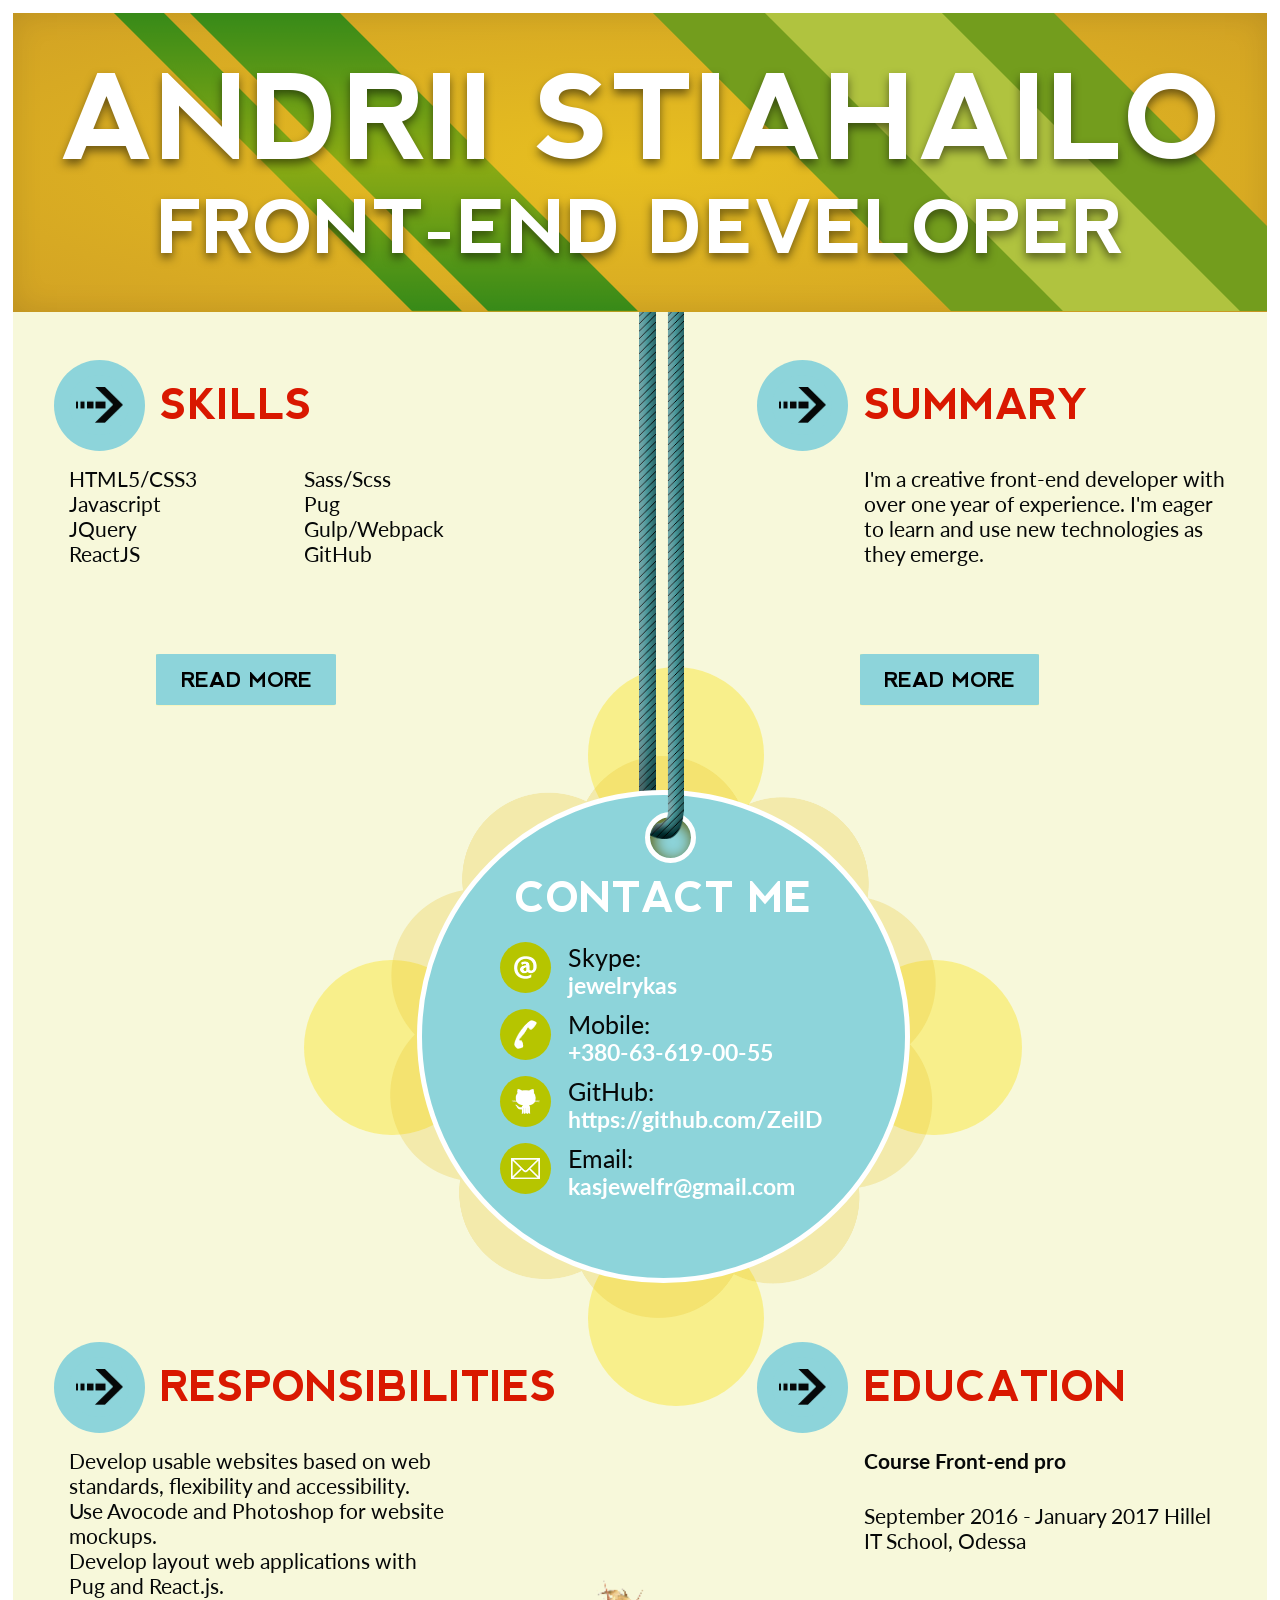
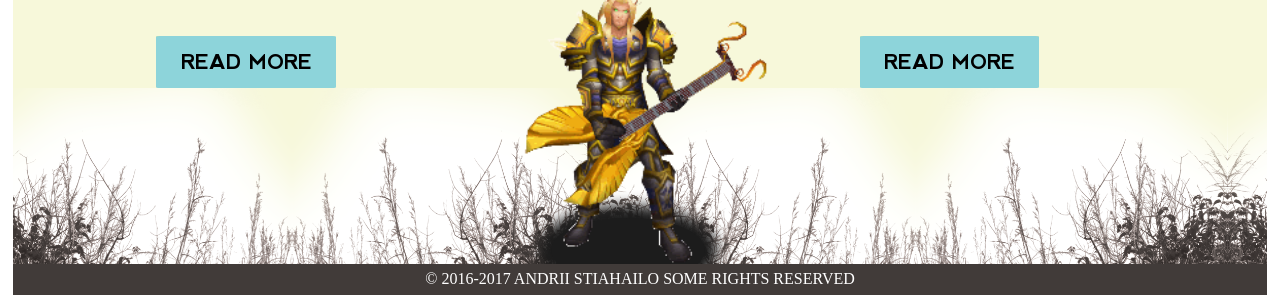
<file: index.html>
<!DOCTYPE html>
<html>
  <head>
    <title>RESUME</title>
    <link rel="stylesheet" href="style.css?ver=1.1">
    <link href="https://fonts.googleapis.com/css?family=Lato:300,400,700|Open+Sans:300,400,700" rel="stylesheet">
  </head>
  <body>
    <div class="wrapper">
      <header class="header">
        <div class="header__skew-blok skew-blok skew-blok_right">
          <div class="skew-blok__skew-elem skew-blok__skew-elem_big-right">
            <div class="skew-blok__skew-elem skew-blok__skew-elem_small-right"></div>
          </div>
        </div>
        <div class="header__skew-blok skew-blok skew-blok_left">
          <div class="skew-blok__skew-elem skew-blok__skew-elem_big-left"></div>
          <div class="skew-blok__skew-elem skew-blok__skew-elem_small-left"></div>
        </div>
        <div class="row header__row">
          <h1 class="header__title">ANDRII STIAHAILO</h1>
          <h2 class="header__subtitle">FRONT-END DEVELOPER</h2>
        </div>
      </header>
      <main class="main">
        <div class="container main__container container_first">
          <div class="container__block container__block_top">
            <div class="container__sphere">
              <div class="container__icon_front"><img class="icon container__icon" src="images/arrow.png"></div>
              <div class="container__icon_back"><img class="icon container__icon" src="images/gear.svg"></div>
            </div>
            <h1 class="container__title">skills</h1>
          </div>
          <div class="container__block container__block_midle container__block_lists">
            <ul class="container__list">
              <li class="list__item">HTML5/CSS3</li>
              <li class="list__item">Javascript</li>
              <li class="list__item">JQuery</li>
              <li class="list__item">ReactJS</li>
            </ul>
            <ul class="container__list">
              <li class="list__item">Sass/Scss</li>
              <li class="list__item">Pug</li>
              <li class="list__item">Gulp/Webpack</li>
              <li class="list__item">GitHub</li>
            </ul>
          </div>
          <div class="container__block container__block_bottom container__block_lists hide_size">
            <ul class="container__list">
              <li class="list__item">Bootstrap</li>
              <li class="list__item">Wordpress</li>
              <li class="list__item">Avocode</li>
              <li class="list__item">Photoshop</li>
            </ul>
            <ul class="container__list">
              <li class="list__item">OOP JS</li>
              <li class="list__item">Ajax request</li>
              <li class="list__item">API</li>
              <li class="list__item">BEM</li>
            </ul>
          </div>
          <input class="container-button__checkbox hide" type="checkbox" id="checkbox_1">
          <label for="checkbox_1" onclick="chekSize(this)">
            <div class="container-button">
              <div class="container-button__sides">
                <div class="container-button__side container-button__side_front"> 
                  <p class="container-button__text">read more</p>
                </div>
                <div class="container-button__side container-button__side_back"> 
                  <p class="container-button__text">hide</p>
                </div>
              </div>
            </div>
          </label>
        </div>
        <div class="container main__container container_second">
          <div class="container__block container__block_top">
            <div class="container__sphere">
              <div class="container__icon_front"><img class="icon container__icon" src="images/arrow.png"></div>
              <div class="container__icon_back"><img class="icon container__icon" src="images/gear.svg"></div>
            </div>
            <h1 class="container__title">SUMMARY</h1>
          </div>
          <div class="container__block container__block_midle">
            <p class="container__text"> I'm a creative front-end developer with over one year of experience. I'm eager to learn and use new technologies as they emerge.</p>
          </div>
          <div class="container__block container__block_bottom hide_size">
            <p class="container__text">Reliable and dedicated with the ability to learn quickly and work in a fast paced environment.</p>
          </div>
          <input class="container-button__checkbox hide" type="checkbox" id="checkbox_3">
          <label for="checkbox_3" onclick="chekSize(this)">
            <div class="container-button">
              <div class="container-button__sides">
                <div class="container-button__side container-button__side_front"> 
                  <p class="container-button__text">read more</p>
                </div>
                <div class="container-button__side container-button__side_back"> 
                  <p class="container-button__text">hide</p>
                </div>
              </div>
            </div>
          </label>
        </div>
        <div class="contact-box_wrap">
          <div class="contact-box main__contact-box">
            <div class="contact-box__rope contact-box__rope_back"></div>
            <div class="contact-box__bubble-wrapper"></div>
            <div class="contact-box__circles-wrapper">
              <div class="contact-box__circle contact-box__circle_top"></div>
              <div class="contact-box__circle contact-box__circle_right"></div>
              <div class="contact-box__circle contact-box__circle_bottom"></div>
              <div class="contact-box__circle contact-box__circle_left"></div>
            </div>
            <div class="contact-box__sphere">
              <div class="contact-box__hole"></div>
              <div class="contact-box__rope contact-box__rope_front"></div>
              <h1 class="contact-box__title contact-box__title_big">contact me</h1>
              <div class="contact-box__website-box">
                <div class="contact-box__sphere_small"><img class="contact-box__icon" src="images/contactBoxWebsite.png"></div>
                <div class="contact-box__info">
                  <h4 class="contact-box__title">Skype:</h4>
                  <p class="contact-box__website">jewelrykas</p>
                </div>
              </div>
              <div class="contact-box__phone-box">
                <div class="contact-box__sphere_small"><img class="contact-box__icon" src="images/contactBoxPhone.png"></div>
                <div class="contact-box__info">
                  <h4 class="contact-box__title">Mobile:</h4>
                  <p class="contact-box__phone">+380-63-619-00-55</p>
                </div>
              </div>
              <div class="contact-box__git-box">
                <div class="contact-box__sphere_small"><img class="contact-box__icon contact-box__icon_git" src="images/contactBoxGit.png"></div>
                <div class="contact-box__info">
                  <h4 class="contact-box__title">GitHub:</h4>
                  <p class="contact-box__git">https://github.com/ZeilD</p>
                </div>
              </div>
              <div class="contact-box__email-box">
                <div class="contact-box__sphere_small"><img class="contact-box__icon contact-box__icon_email" src="images/contactBoxEmail.png"></div>
                <div class="contact-box__info">
                  <h4 class="contact-box__title">Email:</h4>
                  <p class="contact-box__email">kasjewelfr@gmail.com</p>
                </div>
              </div>
            </div>
          </div>
        </div>
        <div class="container main__container container_third">
          <div class="container__block container__block_top">
            <div class="container__sphere">
              <div class="container__icon_front"><img class="icon container__icon" src="images/arrow.png"></div>
              <div class="container__icon_back"><img class="icon container__icon" src="images/gear.svg"></div>
            </div>
            <h1 class="container__title">Responsibilities</h1>
          </div>
          <div class="container__block container__block_midle container__block_lists">
            <ul class="container__list">
              <li class="list__item">Develop usable websites based on web standards, flexibility and accessibility.</li>
              <li class="list__item">Use Avocode and Photoshop for website mockups.</li>
              <li class="list__item">Develop layout web applications with Pug and React.js.</li>
            </ul>
          </div>
          <div class="container__block container__block_bottom container__block_lists hide_size">
            <ul class="container__list">
              <li class="list__item">Write simple plugins and animations in JavaScript.</li>
              <li class="list__item">Use BEM methodology for making source code more readable and understandable.</li>
            </ul>
          </div>
          <input class="container-button__checkbox hide" type="checkbox" id="checkbox_2">
          <label for="checkbox_2" onclick="chekSize(this)">
            <div class="container-button">
              <div class="container-button__sides">
                <div class="container-button__side container-button__side_front"> 
                  <p class="container-button__text">read more</p>
                </div>
                <div class="container-button__side container-button__side_back"> 
                  <p class="container-button__text">hide</p>
                </div>
              </div>
            </div>
          </label>
        </div>
        <div class="container main__container container_fourth">
          <div class="container__block container__block_top">
            <div class="container__sphere">
              <div class="container__icon_front"><img class="icon container__icon" src="images/arrow.png"></div>
              <div class="container__icon_back"><img class="icon container__icon" src="images/gear.svg"></div>
            </div>
            <h1 class="container__title">Education</h1>
          </div>
          <div class="container__block container__block_midle">
            <h3 class="container__subtitle">Course Front-end pro</h3>
            <p class="container__text">September 2016 - January 2017	Hillel IT School, Odessa</p>
          </div>
          <div class="container__block container__block_bottom hide_size">
            <h3 class="container__subtitle">Diploma - Enterprise economy</h3>
            <p class="container__text">September 2011 - June 2015	ONAFT (Odessa National Academy Food Technologies)</p>
          </div>
          <input class="container-button__checkbox hide" type="checkbox" id="checkbox_4">
          <label for="checkbox_4" onclick="chekSize(this)">
            <div class="container-button">
              <div class="container-button__sides">
                <div class="container-button__side container-button__side_front"> 
                  <p class="container-button__text">read more</p>
                </div>
                <div class="container-button__side container-button__side_back"> 
                  <p class="container-button__text">hide</p>
                </div>
              </div>
            </div>
          </label>
        </div>
      </main>
      <footer class="footer">
        <div class="footer__photo"></div>
        <div class="footer__shadow"></div>
        <div class="footer__copyright">
          <p class="footer__text">&copy; 2016-2017 ANDRII STIAHAILO SOME RIGHTS RESERVED</p>
        </div>
      </footer>
    </div>
  </body>
  <script>
    //удаление рекламы хостинга после футера
    if (document.body.querySelector('.cbalink'))
    	document.body.querySelector('.cbalink').remove();
    //
    function chekSize(e) {
    var elem = e.parentElement.children
    	if (!elem[3].checked)
    		elem[2].classList.remove('hide_size')
    	else
    		elem[2].classList.add('hide_size')
    }
  </script>
</html>
</file>
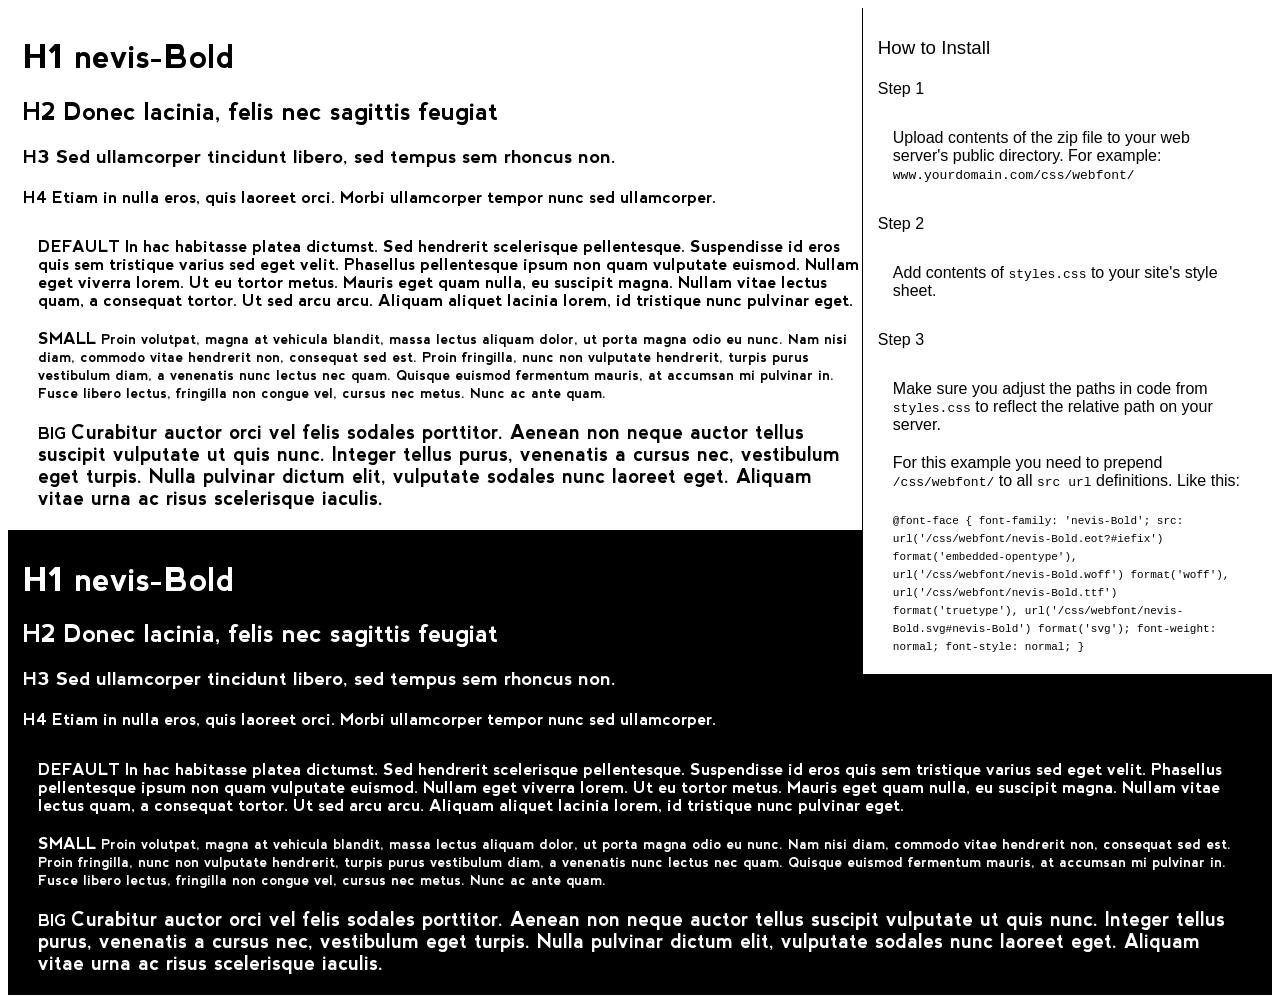
<file: fonts/nevis-Bold/preview.html>
<!DOCTYPE html>
<html>
<head>
<title>
nevis-Bold
 - Web font preview
</title>
<style type='text/css'>

@font-face {
  font-family: 'nevis-Bold';
  src: url('nevis-Bold.eot?#iefix') format('embedded-opentype'),  url('nevis-Bold.woff') format('woff'), url('nevis-Bold.ttf')  format('truetype'), url('nevis-Bold.svg#nevis-Bold') format('svg');
  font-weight: normal;
  font-style: normal;
}

body { font-family: 'nevis-Bold' !important; }
h1, h2, h3, h4 { font-weight: normal; }
.reg { color:black; background:white; }
.inverse { color:white; background:black; }
div { padding: 10px 15px; }
.right { background:white; width:30%; float: right; font-family: sans-serif; border: 1px solid black; border-width: 0 0 1px 1px;}
</style>
</head>
<body>
<div class='right'>
<h3>How to Install</h3>
<h4>Step 1</h4>
<div>
Upload contents of the zip file to your web server's public directory. For example:
<code>www.yourdomain.com/css/webfont/</code>
</div>
<h4>Step 2</h4>
<div>
Add contents of
<code>styles.css</code>
to your site's style sheet.
</div>
<h4>Step 3</h4>
<div>
Make sure you adjust the paths in code from
<code>styles.css</code>
to reflect the relative path on your server.
</div>
<div>
For this example you need to prepend
<code>/css/webfont/</code>
to all
<code>src url</code>
definitions. Like this:
</div>
<div>
<code style='font-size:11px;'>@font-face {
  font-family: 'nevis-Bold';
  src: url('/css/webfont/nevis-Bold.eot?#iefix') format('embedded-opentype'),  url('/css/webfont/nevis-Bold.woff') format('woff'), url('/css/webfont/nevis-Bold.ttf')  format('truetype'), url('/css/webfont/nevis-Bold.svg#nevis-Bold') format('svg');
  font-weight: normal;
  font-style: normal;
}</code>
</div>
</div>
<div class='reg'>
<h1>
H1
nevis-Bold
</h1>
<h2>
H2
Donec lacinia, felis nec sagittis feugiat
</h2>
<h3>
H3
Sed ullamcorper tincidunt libero, sed tempus sem rhoncus non.
</h3>
<h4>
H4
Etiam in nulla eros, quis laoreet orci. Morbi ullamcorper tempor nunc sed ullamcorper.
</h4>
<div>
DEFAULT
In hac habitasse platea dictumst. Sed hendrerit scelerisque pellentesque. Suspendisse id eros quis sem tristique varius sed eget velit. Phasellus pellentesque ipsum non quam vulputate euismod. Nullam eget viverra lorem. Ut eu tortor metus. Mauris eget quam nulla, eu suscipit magna. Nullam vitae lectus quam, a consequat tortor. Ut sed arcu arcu. Aliquam aliquet lacinia lorem, id tristique nunc pulvinar eget.
</div>
<div>
SMALL
<small>
Proin volutpat, magna at vehicula blandit, massa lectus aliquam dolor, ut porta magna odio eu nunc. Nam nisi diam, commodo vitae hendrerit non, consequat sed est. Proin fringilla, nunc non vulputate hendrerit, turpis purus vestibulum diam, a venenatis nunc lectus nec quam. Quisque euismod fermentum mauris, at accumsan mi pulvinar in. Fusce libero lectus, fringilla non congue vel, cursus nec metus. Nunc ac ante quam.
</small>
</div>
<div>
BIG
<big>
Curabitur auctor orci vel felis sodales porttitor. Aenean non neque auctor tellus suscipit vulputate ut quis nunc. Integer tellus purus, venenatis a cursus nec, vestibulum eget turpis. Nulla pulvinar dictum elit, vulputate sodales nunc laoreet eget. Aliquam vitae urna ac risus scelerisque iaculis.
</big>
</div>

</div>
<div class='inverse'>
<h1>
H1
nevis-Bold
</h1>
<h2>
H2
Donec lacinia, felis nec sagittis feugiat
</h2>
<h3>
H3
Sed ullamcorper tincidunt libero, sed tempus sem rhoncus non.
</h3>
<h4>
H4
Etiam in nulla eros, quis laoreet orci. Morbi ullamcorper tempor nunc sed ullamcorper.
</h4>
<div>
DEFAULT
In hac habitasse platea dictumst. Sed hendrerit scelerisque pellentesque. Suspendisse id eros quis sem tristique varius sed eget velit. Phasellus pellentesque ipsum non quam vulputate euismod. Nullam eget viverra lorem. Ut eu tortor metus. Mauris eget quam nulla, eu suscipit magna. Nullam vitae lectus quam, a consequat tortor. Ut sed arcu arcu. Aliquam aliquet lacinia lorem, id tristique nunc pulvinar eget.
</div>
<div>
SMALL
<small>
Proin volutpat, magna at vehicula blandit, massa lectus aliquam dolor, ut porta magna odio eu nunc. Nam nisi diam, commodo vitae hendrerit non, consequat sed est. Proin fringilla, nunc non vulputate hendrerit, turpis purus vestibulum diam, a venenatis nunc lectus nec quam. Quisque euismod fermentum mauris, at accumsan mi pulvinar in. Fusce libero lectus, fringilla non congue vel, cursus nec metus. Nunc ac ante quam.
</small>
</div>
<div>
BIG
<big>
Curabitur auctor orci vel felis sodales porttitor. Aenean non neque auctor tellus suscipit vulputate ut quis nunc. Integer tellus purus, venenatis a cursus nec, vestibulum eget turpis. Nulla pulvinar dictum elit, vulputate sodales nunc laoreet eget. Aliquam vitae urna ac risus scelerisque iaculis.
</big>
</div>

</div>
</body>
</html>
</file>
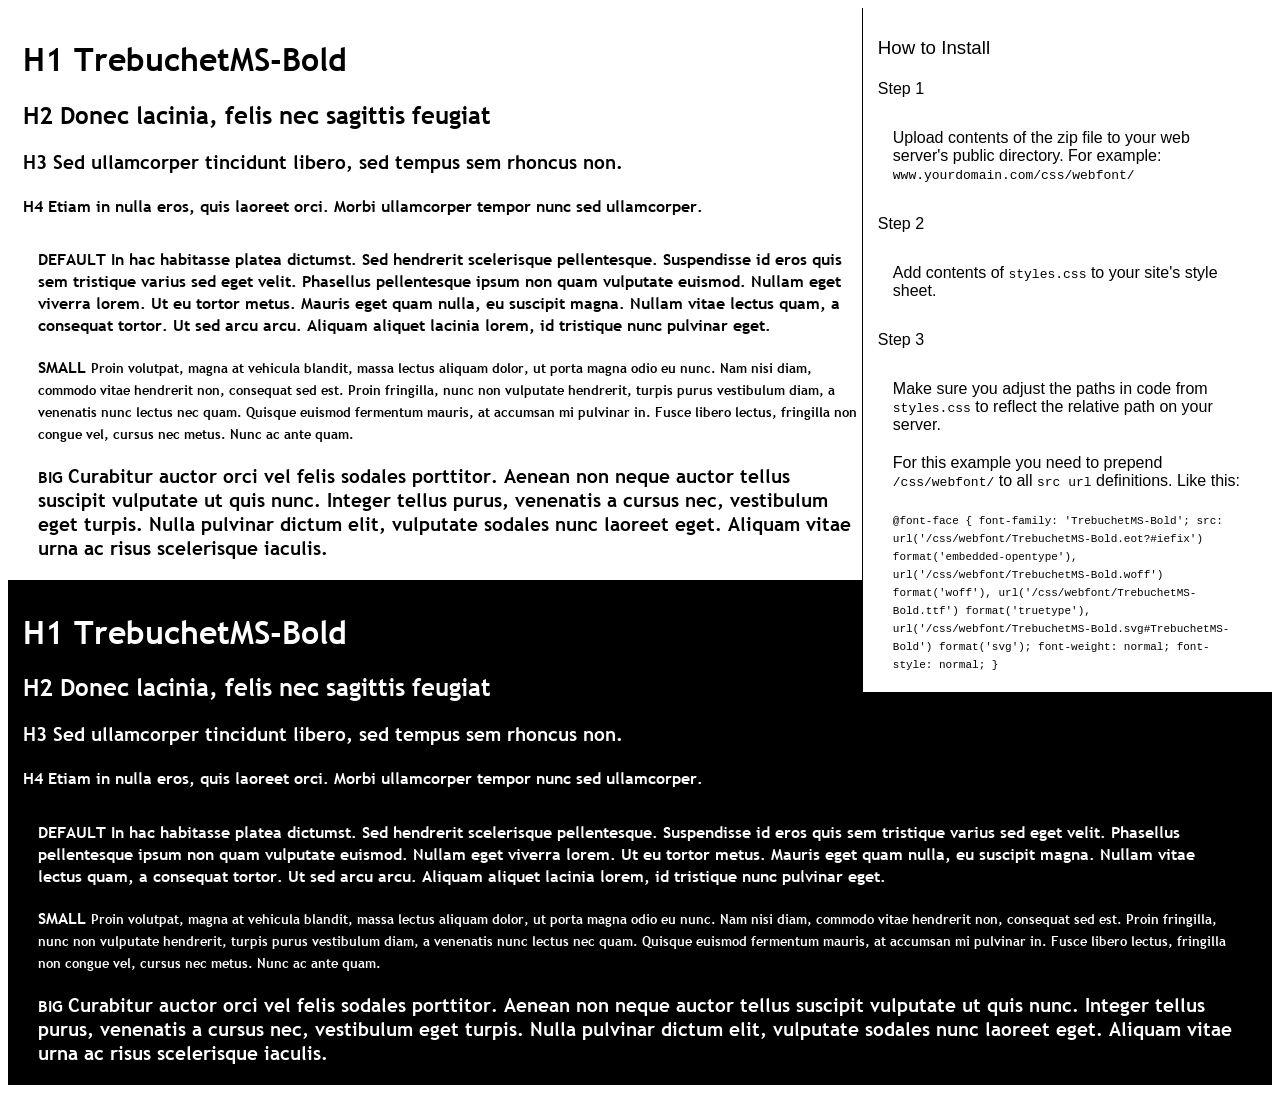
<file: fonts/TrebuchetMS-Bold/preview.html>
<!DOCTYPE html>
<html>
<head>
<title>
TrebuchetMS-Bold
 - Web font preview
</title>
<style type='text/css'>

@font-face {
  font-family: 'TrebuchetMS-Bold';
  src: url('TrebuchetMS-Bold.eot?#iefix') format('embedded-opentype'),  url('TrebuchetMS-Bold.woff') format('woff'), url('TrebuchetMS-Bold.ttf')  format('truetype'), url('TrebuchetMS-Bold.svg#TrebuchetMS-Bold') format('svg');
  font-weight: normal;
  font-style: normal;
}

body { font-family: 'TrebuchetMS-Bold' !important; }
h1, h2, h3, h4 { font-weight: normal; }
.reg { color:black; background:white; }
.inverse { color:white; background:black; }
div { padding: 10px 15px; }
.right { background:white; width:30%; float: right; font-family: sans-serif; border: 1px solid black; border-width: 0 0 1px 1px;}
</style>
</head>
<body>
<div class='right'>
<h3>How to Install</h3>
<h4>Step 1</h4>
<div>
Upload contents of the zip file to your web server's public directory. For example:
<code>www.yourdomain.com/css/webfont/</code>
</div>
<h4>Step 2</h4>
<div>
Add contents of
<code>styles.css</code>
to your site's style sheet.
</div>
<h4>Step 3</h4>
<div>
Make sure you adjust the paths in code from
<code>styles.css</code>
to reflect the relative path on your server.
</div>
<div>
For this example you need to prepend
<code>/css/webfont/</code>
to all
<code>src url</code>
definitions. Like this:
</div>
<div>
<code style='font-size:11px;'>@font-face {
  font-family: 'TrebuchetMS-Bold';
  src: url('/css/webfont/TrebuchetMS-Bold.eot?#iefix') format('embedded-opentype'),  url('/css/webfont/TrebuchetMS-Bold.woff') format('woff'), url('/css/webfont/TrebuchetMS-Bold.ttf')  format('truetype'), url('/css/webfont/TrebuchetMS-Bold.svg#TrebuchetMS-Bold') format('svg');
  font-weight: normal;
  font-style: normal;
}</code>
</div>
</div>
<div class='reg'>
<h1>
H1
TrebuchetMS-Bold
</h1>
<h2>
H2
Donec lacinia, felis nec sagittis feugiat
</h2>
<h3>
H3
Sed ullamcorper tincidunt libero, sed tempus sem rhoncus non.
</h3>
<h4>
H4
Etiam in nulla eros, quis laoreet orci. Morbi ullamcorper tempor nunc sed ullamcorper.
</h4>
<div>
DEFAULT
In hac habitasse platea dictumst. Sed hendrerit scelerisque pellentesque. Suspendisse id eros quis sem tristique varius sed eget velit. Phasellus pellentesque ipsum non quam vulputate euismod. Nullam eget viverra lorem. Ut eu tortor metus. Mauris eget quam nulla, eu suscipit magna. Nullam vitae lectus quam, a consequat tortor. Ut sed arcu arcu. Aliquam aliquet lacinia lorem, id tristique nunc pulvinar eget.
</div>
<div>
SMALL
<small>
Proin volutpat, magna at vehicula blandit, massa lectus aliquam dolor, ut porta magna odio eu nunc. Nam nisi diam, commodo vitae hendrerit non, consequat sed est. Proin fringilla, nunc non vulputate hendrerit, turpis purus vestibulum diam, a venenatis nunc lectus nec quam. Quisque euismod fermentum mauris, at accumsan mi pulvinar in. Fusce libero lectus, fringilla non congue vel, cursus nec metus. Nunc ac ante quam.
</small>
</div>
<div>
BIG
<big>
Curabitur auctor orci vel felis sodales porttitor. Aenean non neque auctor tellus suscipit vulputate ut quis nunc. Integer tellus purus, venenatis a cursus nec, vestibulum eget turpis. Nulla pulvinar dictum elit, vulputate sodales nunc laoreet eget. Aliquam vitae urna ac risus scelerisque iaculis.
</big>
</div>

</div>
<div class='inverse'>
<h1>
H1
TrebuchetMS-Bold
</h1>
<h2>
H2
Donec lacinia, felis nec sagittis feugiat
</h2>
<h3>
H3
Sed ullamcorper tincidunt libero, sed tempus sem rhoncus non.
</h3>
<h4>
H4
Etiam in nulla eros, quis laoreet orci. Morbi ullamcorper tempor nunc sed ullamcorper.
</h4>
<div>
DEFAULT
In hac habitasse platea dictumst. Sed hendrerit scelerisque pellentesque. Suspendisse id eros quis sem tristique varius sed eget velit. Phasellus pellentesque ipsum non quam vulputate euismod. Nullam eget viverra lorem. Ut eu tortor metus. Mauris eget quam nulla, eu suscipit magna. Nullam vitae lectus quam, a consequat tortor. Ut sed arcu arcu. Aliquam aliquet lacinia lorem, id tristique nunc pulvinar eget.
</div>
<div>
SMALL
<small>
Proin volutpat, magna at vehicula blandit, massa lectus aliquam dolor, ut porta magna odio eu nunc. Nam nisi diam, commodo vitae hendrerit non, consequat sed est. Proin fringilla, nunc non vulputate hendrerit, turpis purus vestibulum diam, a venenatis nunc lectus nec quam. Quisque euismod fermentum mauris, at accumsan mi pulvinar in. Fusce libero lectus, fringilla non congue vel, cursus nec metus. Nunc ac ante quam.
</small>
</div>
<div>
BIG
<big>
Curabitur auctor orci vel felis sodales porttitor. Aenean non neque auctor tellus suscipit vulputate ut quis nunc. Integer tellus purus, venenatis a cursus nec, vestibulum eget turpis. Nulla pulvinar dictum elit, vulputate sodales nunc laoreet eget. Aliquam vitae urna ac risus scelerisque iaculis.
</big>
</div>

</div>
</body>
</html>
</file>
<file: style.css>
@font-face{font-family:'nevis-Bold';src:url("fonts/nevis-Bold/nevis-Bold.eot?#iefix") format("embedded-opentype"),url("fonts/nevis-Bold/nevis-Bold.woff") format("woff"),url("nevis-Bold.ttf") format("truetype"),url("fonts/nevis-Bold/nevis-Bold.svg#nevis-Bold") format("svg");font-weight:normal;font-style:normal}@font-face{font-family:'TrebuchetMS-Bold';src:url("fonts/TrebuchetMS-Bold/TrebuchetMS-Bold.eot?#iefix") format("embedded-opentype"),url("fonts/TrebuchetMS-Bold/TrebuchetMS-Bold.woff") format("woff"),url("TrebuchetMS-Bold.ttf") format("truetype"),url("fonts/TrebuchetMS-Bold/TrebuchetMS-Bold.svg#TrebuchetMS-Bold") format("svg");font-weight:normal;font-style:normal}*{margin:0;padding:0}.cbalink{display:none !important}.wrapper{margin:1.4902vh;-webkit-box-sizing:border-box;box-sizing:border-box;background-color:#f7f8da;overflow:hidden}body{min-width:320px;margin:0 auto}.header{display:-webkit-box;display:-webkit-flex;display:-ms-flexbox;display:flex;-webkit-box-pack:justify;-webkit-justify-content:space-between;-ms-flex-pack:justify;justify-content:space-between;position:relative;background:-webkit-radial-gradient(#e7bf20, #D2A224);background:radial-gradient(#e7bf20, #D2A224);-webkit-box-shadow:inset 0px 0px 30px 1px rgba(0,0,0,0.1);box-shadow:inset 0px 0px 30px 1px rgba(0,0,0,0.1);z-index:10;overflow:hidden}.header__row{display:-webkit-box;display:-webkit-flex;display:-ms-flexbox;display:flex;-webkit-box-orient:vertical;-webkit-box-direction:normal;-webkit-flex-direction:column;-ms-flex-direction:column;flex-direction:column;-webkit-box-pack:center;-webkit-justify-content:center;-ms-flex-pack:center;justify-content:center;-webkit-box-align:center;-webkit-align-items:center;-ms-flex-align:center;align-items:center;background-size:cover;-webkit-box-sizing:border-box;box-sizing:border-box;width:100%;padding:2.94118% 0 3.29412%;z-index:5}.header__title,.header__subtitle{font-size:9.27451vw;text-shadow:0 5px 10px rgba(0,0,0,0.5);color:#fff;font-family:"nevis-Bold";font-weight:700;text-transform:uppercase}.header__subtitle{font-size:5.72549vw}.header__skew-blok{height:100%;width:40%;position:absolute}.skew-blok_right{top:0;right:0;display:-webkit-box;display:-webkit-flex;display:-ms-flexbox;display:flex;-webkit-box-pack:end;-webkit-justify-content:flex-end;-ms-flex-pack:end;justify-content:flex-end}.skew-blok_left{top:0;left:0;display:-webkit-box;display:-webkit-flex;display:-ms-flexbox;display:flex;-webkit-box-pack:end;-webkit-justify-content:flex-end;-ms-flex-pack:end;justify-content:flex-end}.skew-blok__skew-elem{height:100%}.skew-blok__skew-elem_big-right{background:#739d1d;width:80%;z-index:3;-webkit-transform:skewX(45deg);-ms-transform:skewX(45deg);transform:skewX(45deg);margin-right:5vw;-webkit-animation:upBig 1.5s linear;animation:upBig 1.5s linear}.skew-blok__skew-elem_small-right{background:#b0c33f;width:44%;margin:0 auto;-webkit-animation:upSmall 1s 1.6s linear forwards;animation:upSmall 1s 1.6s linear forwards;opacity:0}.skew-blok__skew-elem_big-left{background:-webkit-gradient(linear, left bottom, left top, from(#378A18), color-stop(#8cab14), to(#378A18));background:-webkit-linear-gradient(bottom, #378A18, #8cab14, #378A18);background:linear-gradient(0deg, #378A18, #8cab14, #378A18);width:30%;z-index:2;-webkit-transform:skewX(45deg);-ms-transform:skewX(45deg);transform:skewX(45deg);margin:0 2vw;-webkit-box-ordinal-group:2;-webkit-order:1;-ms-flex-order:1;order:1;-webkit-animation:leftBig 2.5s 2.7s linear forwards;animation:leftBig 2.5s 2.7s linear forwards;opacity:0}.skew-blok__skew-elem_small-left{background:#8cab14;width:10%;z-index:1;-webkit-transform:skewX(45deg);-ms-transform:skewX(45deg);transform:skewX(45deg);margin:0;opacity:0;-webkit-animation:leftSmall .7s 5.3s linear forwards;animation:leftSmall .7s 5.3s linear forwards;background:-webkit-gradient(linear, left bottom, left top, from(#378A18), color-stop(#8cab14), to(#378A18));background:-webkit-linear-gradient(bottom, #378A18, #8cab14, #378A18);background:linear-gradient(0deg, #378A18, #8cab14, #378A18)}@-webkit-keyframes upBig{0%{-webkit-transform:skewX(45deg) translateY(100%);transform:skewX(45deg) translateY(100%)}100%{-webkit-transform:skewX(45deg) translateY(0);transform:skewX(45deg) translateY(0)}}@keyframes upBig{0%{-webkit-transform:skewX(45deg) translateY(100%);transform:skewX(45deg) translateY(100%)}100%{-webkit-transform:skewX(45deg) translateY(0);transform:skewX(45deg) translateY(0)}}@-webkit-keyframes upSmall{0%{opacity:1;-webkit-transform:translateY(100%);transform:translateY(100%)}100%{opacity:1;-webkit-transform:translateY(0);transform:translateY(0)}}@keyframes upSmall{0%{opacity:1;-webkit-transform:translateY(100%);transform:translateY(100%)}100%{opacity:1;-webkit-transform:translateY(0);transform:translateY(0)}}@-webkit-keyframes leftBig{0%{-webkit-transform:skewX(45deg) translateX(40vw);transform:skewX(45deg) translateX(40vw);opacity:1}100%{opacity:1;-webkit-transform:skewX(45deg) translateX(0vw);transform:skewX(45deg) translateX(0vw)}}@keyframes leftBig{0%{-webkit-transform:skewX(45deg) translateX(40vw);transform:skewX(45deg) translateX(40vw);opacity:1}100%{opacity:1;-webkit-transform:skewX(45deg) translateX(0vw);transform:skewX(45deg) translateX(0vw)}}@-webkit-keyframes leftSmall{0%{-webkit-transform:skewX(45deg) translateX(5vw);transform:skewX(45deg) translateX(5vw);opacity:1}100%{opacity:1;-webkit-transform:skewX(45deg) translateXS(0vw);transform:skewX(45deg) translateXS(0vw)}}@keyframes leftSmall{0%{-webkit-transform:skewX(45deg) translateX(5vw);transform:skewX(45deg) translateX(5vw);opacity:1}100%{opacity:1;-webkit-transform:skewX(45deg) translateXS(0vw);transform:skewX(45deg) translateXS(0vw)}}.main{display:-webkit-box;display:-webkit-flex;display:-ms-flexbox;display:flex;-webkit-flex-wrap:wrap;-ms-flex-wrap:wrap;flex-wrap:wrap;padding:1.88235vw 3.17647vw 0;width:100%;-webkit-box-sizing:border-box;box-sizing:border-box;-webkit-box-pack:justify;-webkit-justify-content:space-between;-ms-flex-pack:justify;justify-content:space-between;text-align:left;font-family:Lato;position:relative}.main__container{display:-webkit-box;display:-webkit-flex;display:-ms-flexbox;display:flex;-webkit-box-orient:vertical;-webkit-box-direction:normal;-webkit-flex-direction:column;-ms-flex-direction:column;flex-direction:column;-webkit-box-pack:start;-webkit-justify-content:flex-start;-ms-flex-pack:start;justify-content:flex-start;-webkit-box-align:start;-webkit-align-items:flex-start;-ms-flex-align:start;align-items:flex-start;-webkit-flex-wrap:wrap;-ms-flex-wrap:wrap;flex-wrap:wrap;width:40%;margin-top:1.88235vw;-webkit-box-sizing:border-box;box-sizing:border-box;z-index:8}.main__container:nth-of-type(1),.main__container:nth-of-type(2){margin-bottom:3.92157vw}.main__container:nth-of-type(3n+2) .container__block_midle{margin-left:8.35294vw}.main__container:nth-of-type(3n+2) .container__block_bottom,.main__container:nth-of-type(3n+2) .container__block_midle{margin-left:8.35294vw}.main__contact-box{left:28.66667%;width:42.66667vw;height:43.92157vw;position:relative;display:-webkit-box;display:-webkit-flex;display:-ms-flexbox;display:flex;-webkit-box-pack:center;-webkit-justify-content:center;-ms-flex-pack:center;justify-content:center;-webkit-box-align:center;-webkit-align-items:center;-ms-flex-align:center;align-items:center}.container__block{display:-webkit-box;display:-webkit-flex;display:-ms-flexbox;display:flex;-webkit-box-orient:vertical;-webkit-box-direction:normal;-webkit-flex-direction:column;-ms-flex-direction:column;flex-direction:column;overflow:hidden}.container__block_top{-webkit-box-orient:horizontal;-webkit-box-direction:normal;-webkit-flex-direction:row;-ms-flex-direction:row;flex-direction:row;-webkit-box-align:center;-webkit-align-items:center;-ms-flex-align:center;align-items:center;margin-bottom:1.17647vw}.container__block_midle{margin-bottom:2.23529vw}.container__block_bottom,.container__block_midle{margin-left:1.17647vw;height:12.5vw;-webkit-transition:1s;transition:1s}.container__block_lists{-webkit-box-orient:horizontal;-webkit-box-direction:normal;-webkit-flex-direction:row;-ms-flex-direction:row;flex-direction:row;-webkit-box-pack:justify;-webkit-justify-content:space-between;-ms-flex-pack:justify;justify-content:space-between;width:100%;-webkit-box-sizing:border-box;box-sizing:border-box}.container__sphere{display:-webkit-box;display:-webkit-flex;display:-ms-flexbox;display:flex;-webkit-box-pack:center;-webkit-justify-content:center;-ms-flex-pack:center;justify-content:center;-webkit-box-align:center;-webkit-align-items:center;-ms-flex-align:center;align-items:center;width:7.09804vw;height:7.09804vw;margin-right:1.21569vw;-webkit-border-radius:50% 50%;border-radius:50% 50%;background-color:#8dd4da;-webkit-transform-style:preserve-3d;transform-style:preserve-3d}.container__icon{width:3.68627vw;height:2.86275vw}.container__icon_front{-webkit-transform:translateZ(2px);transform:translateZ(2px);-webkit-border-radius:50% 50%;border-radius:50% 50%;background-color:#8dd4da;position:absolute;width:4.70588vw;height:4.70588vw;display:-webkit-box;display:-webkit-flex;display:-ms-flexbox;display:flex;-webkit-box-pack:center;-webkit-justify-content:center;-ms-flex-pack:center;justify-content:center;-webkit-box-align:center;-webkit-align-items:center;-ms-flex-align:center;align-items:center;border:none;top:1.17647vw;left:1.17647vw}.container__icon_back{-webkit-transform:translateZ(-2px) rotateY(180deg);transform:translateZ(-2px) rotateY(180deg);-webkit-border-radius:50% 50%;border-radius:50% 50%;background-color:#8dd4da;position:absolute;width:4.70588vw;height:4.70588vw;display:-webkit-box;display:-webkit-flex;display:-ms-flexbox;display:flex;-webkit-box-pack:center;-webkit-justify-content:center;-ms-flex-pack:center;justify-content:center;-webkit-box-align:center;-webkit-align-items:center;-ms-flex-align:center;align-items:center;border:none;top:1.17647vw;left:1.17647vw}.container__icon_back img{width:100%;height:100%}.container__title{font-family:"nevis-Bold";font-size:3.2549vw;color:#d91800;font-weight:700;text-transform:uppercase}.container__subtitle,.container__text{font-weight:700;color:#060808;font-size:1.64706vw;margin-bottom:2.35294vw}.container__subtitle_bold{font-family:"nevis-Bold";font-size:2.47059vw;font-weight:700;text-transform:uppercase}.container__text{font-weight:400}.container__text_small{width:60%}.container__list{margin-right:20%}.container_first .container__sphere,.container_second .container__sphere,.container_third .container__sphere,.container_fourth .container__sphere{-webkit-transition:1s;transition:1s}.container_first:hover .container__sphere,.container_second:hover .container__sphere,.container_third:hover .container__sphere,.container_fourth:hover .container__sphere{-webkit-transform:rotateY(180deg);transform:rotateY(180deg)}.container_first:hover .container__icon_back img,.container_second:hover .container__icon_back img,.container_third:hover .container__icon_back img,.container_fourth:hover .container__icon_back img{-webkit-animation:roll 5s infinite linear forwards;animation:roll 5s infinite linear forwards}.list__item{list-style-type:none;font-size:1.64706vw;color:#060808;font-weight:400}.contact-box_wrap{width:100%}.contact-box__bubble-wrapper{width:100%;height:100%;position:absolute;background:url("images/bubble-wrapper.png") left top no-repeat;background-size:cover;-webkit-box-sizing:border-box;box-sizing:border-box;display:-webkit-box;display:-webkit-flex;display:-ms-flexbox;display:flex;-webkit-box-pack:center;-webkit-justify-content:center;-ms-flex-pack:center;justify-content:center;-webkit-box-align:center;-webkit-align-items:center;-ms-flex-align:center;align-items:center;-webkit-animation:roll 15s infinite linear;animation:roll 15s infinite linear;z-index:1;top:0;left:0}.contact-box__circles-wrapper{position:absolute;width:100%;height:100%;-webkit-animation:unroll 20s infinite linear;animation:unroll 20s infinite linear;z-index:0}.contact-box__circle{background-color:rgba(251,233,87,0.6);width:13.72549vw;height:13.72549vw;-webkit-border-radius:50% 50%;border-radius:50% 50%;position:absolute}.contact-box__circle_top{top:-15.68627%;left:36.27451%}.contact-box__circle_right{right:-15.68627%;top:36.27451%}.contact-box__circle_bottom{bottom:-15.68627%;left:36.27451%}.contact-box__circle_left{left:-15.68627%;top:36.27451%}.contact-box__icon{width:1.76471vw;height:auto}.contact-box__icon_email{height:1.64706vw;width:auto}.contact-box__icon_git{width:2.23529vw;height:auto}.contact-box__title{color:#060808;font-weight:400;font-size:1.96078vw}.contact-box__title_big{font-size:3.2549vw;color:#fff;font-family:"nevis-Bold";text-transform:uppercase;margin:.39216vw 0 1.17647vw}.contact-box__hole{width:3.21569vw;height:3.21569vw;-webkit-box-shadow:inset .19608vw .35294vw 1.13725vw #5b5800;box-shadow:inset .19608vw .35294vw 1.13725vw #5b5800;border:.39216vw solid #fff;-webkit-border-radius:50% 50%;border-radius:50% 50%;position:absolute;top:1.29412vw;left:46.23162%}.contact-box__rope{position:absolute}.contact-box__rope_front{height:54.90196vw;width:3.92157vw;left:17.8vw;background:url("images/ropeFront.png") left top no-repeat;background-size:contain;z-index:3;bottom:91%}.contact-box__rope_back{height:54.90196vw;width:3.92157vw;background:url("images/ropeBack.png") left top no-repeat;background-size:contain;z-index:2;left:45.6%;bottom:85%}.contact-box__sphere{width:37.72549vw;height:37.72549vw;border:.39216vw solid #fff;-webkit-border-radius:50% 50%;border-radius:50% 50%;background-color:#8dd4da;display:-webkit-box;display:-webkit-flex;display:-ms-flexbox;display:flex;-webkit-box-orient:vertical;-webkit-box-direction:normal;-webkit-flex-direction:column;-ms-flex-direction:column;flex-direction:column;-webkit-box-pack:center;-webkit-justify-content:center;-ms-flex-pack:center;justify-content:center;-webkit-box-align:center;-webkit-align-items:center;-ms-flex-align:center;align-items:center;position:relative;-webkit-transition:none;transition:none;z-index:6}.contact-box__sphere_small{width:4vw;height:4vw;-webkit-border-radius:50% 50%;border-radius:50% 50%;background-color:#b6c500;display:-webkit-box;display:-webkit-flex;display:-ms-flexbox;display:flex;-webkit-box-pack:center;-webkit-justify-content:center;-ms-flex-pack:center;justify-content:center;-webkit-box-align:center;-webkit-align-items:center;-ms-flex-align:center;align-items:center;margin-right:1.33333vw}.contact-box__website-box,.contact-box__phone-box,.contact-box__email-box,.contact-box__git-box{width:29.01961vw;margin:.39216vw 0 .39216vw 3.52941vw;display:-webkit-box;display:-webkit-flex;display:-ms-flexbox;display:flex;-webkit-box-orient:horizontal;-webkit-box-direction:normal;-webkit-flex-direction:row;-ms-flex-direction:row;flex-direction:row;-webkit-flex-wrap:wrap;-ms-flex-wrap:wrap;flex-wrap:wrap}.contact-box__website,.contact-box__phone,.contact-box__email,.contact-box__git{color:#fff;font-size:1.76471vw;font-weight:700}.container-button{margin-left:8vw;width:14vw;height:4vw}.container-button__sides{-webkit-transform-style:preserve-3d;transform-style:preserve-3d;position:relative;width:100%;height:100%;-webkit-transition:1s;transition:1s}.container-button__side{position:absolute;width:100%;height:100%;display:-webkit-box;display:-webkit-flex;display:-ms-flexbox;display:flex;-webkit-box-pack:center;-webkit-justify-content:center;-ms-flex-pack:center;justify-content:center;-webkit-box-align:center;-webkit-align-items:center;-ms-flex-align:center;align-items:center;text-transform:uppercase;-webkit-border-radius:2% 2%;border-radius:2% 2%;-webkit-transition:.3s;transition:.3s}.container-button__side:hover{-webkit-box-shadow:inset 0px 0px 7px 0px rgba(0,0,0,0.2);box-shadow:inset 0px 0px 7px 0px rgba(0,0,0,0.2)}.container-button__side_front{-webkit-transform:translateZ(2px);transform:translateZ(2px);background-color:#8dd4da}.container-button__side_back{-webkit-transform:translateZ(-2px) rotateX(180deg);transform:translateZ(-2px) rotateX(180deg);background-color:#fbe957}.container-button__checkbox:checked+label .container-button__sides{-webkit-transform:rotateX(-180deg);transform:rotateX(-180deg)}.container-button__text{font-family:"nevis-Bold";font-size:1.64706vw}.hide_size{height:0}.hide,.hide+label ~ .container__block_bottom,.hide+label ~ .container__block_midle{display:none}@-webkit-keyframes roll{0%{-webkit-transform:rotateZ(0deg);transform:rotateZ(0deg)}100%{-webkit-transform:rotateZ(360deg);transform:rotateZ(360deg)}}@keyframes roll{0%{-webkit-transform:rotateZ(0deg);transform:rotateZ(0deg)}100%{-webkit-transform:rotateZ(360deg);transform:rotateZ(360deg)}}@-webkit-keyframes unroll{0%{-webkit-transform:rotateZ(0deg);transform:rotateZ(0deg);width:100%;height:100%}25%{width:120%;height:120%}50%{width:100%;height:100%}75%{width:120%;height:120%}100%{-webkit-transform:rotateZ(-360deg);transform:rotateZ(-360deg)}}@keyframes unroll{0%{-webkit-transform:rotateZ(0deg);transform:rotateZ(0deg);width:100%;height:100%}25%{width:120%;height:120%}50%{width:100%;height:100%}75%{width:120%;height:120%}100%{-webkit-transform:rotateZ(-360deg);transform:rotateZ(-360deg)}}.footer{background:url("images/footer.png") left -2.5vw no-repeat;background-size:cover;-webkit-box-sizing:border-box;box-sizing:border-box;height:16.19608vw;position:relative}.footer__photo{background:url("images/photo.gif") left top no-repeat;background-size:cover;width:27.45098vw;height:26.27451vw;bottom:-0.3vw;left:35.2vw;position:absolute;z-index:1}.footer__copyright{width:100%;position:absolute;bottom:0;left:0;background-color:#413B39}.footer__text{color:#fff;text-align:center;padding:0.5vw;font-size:1.25vw}.footer__shadow{width:12vw;height:5vw;background:#1C1C1C;position:absolute;bottom:1vw;left:42vw;z-index:0;-webkit-border-radius:50% 50%;border-radius:50% 50%;-webkit-box-shadow:0 0 1vw 1vw #1C1C1C;box-shadow:0 0 1vw 1vw #1C1C1C}
</file>
